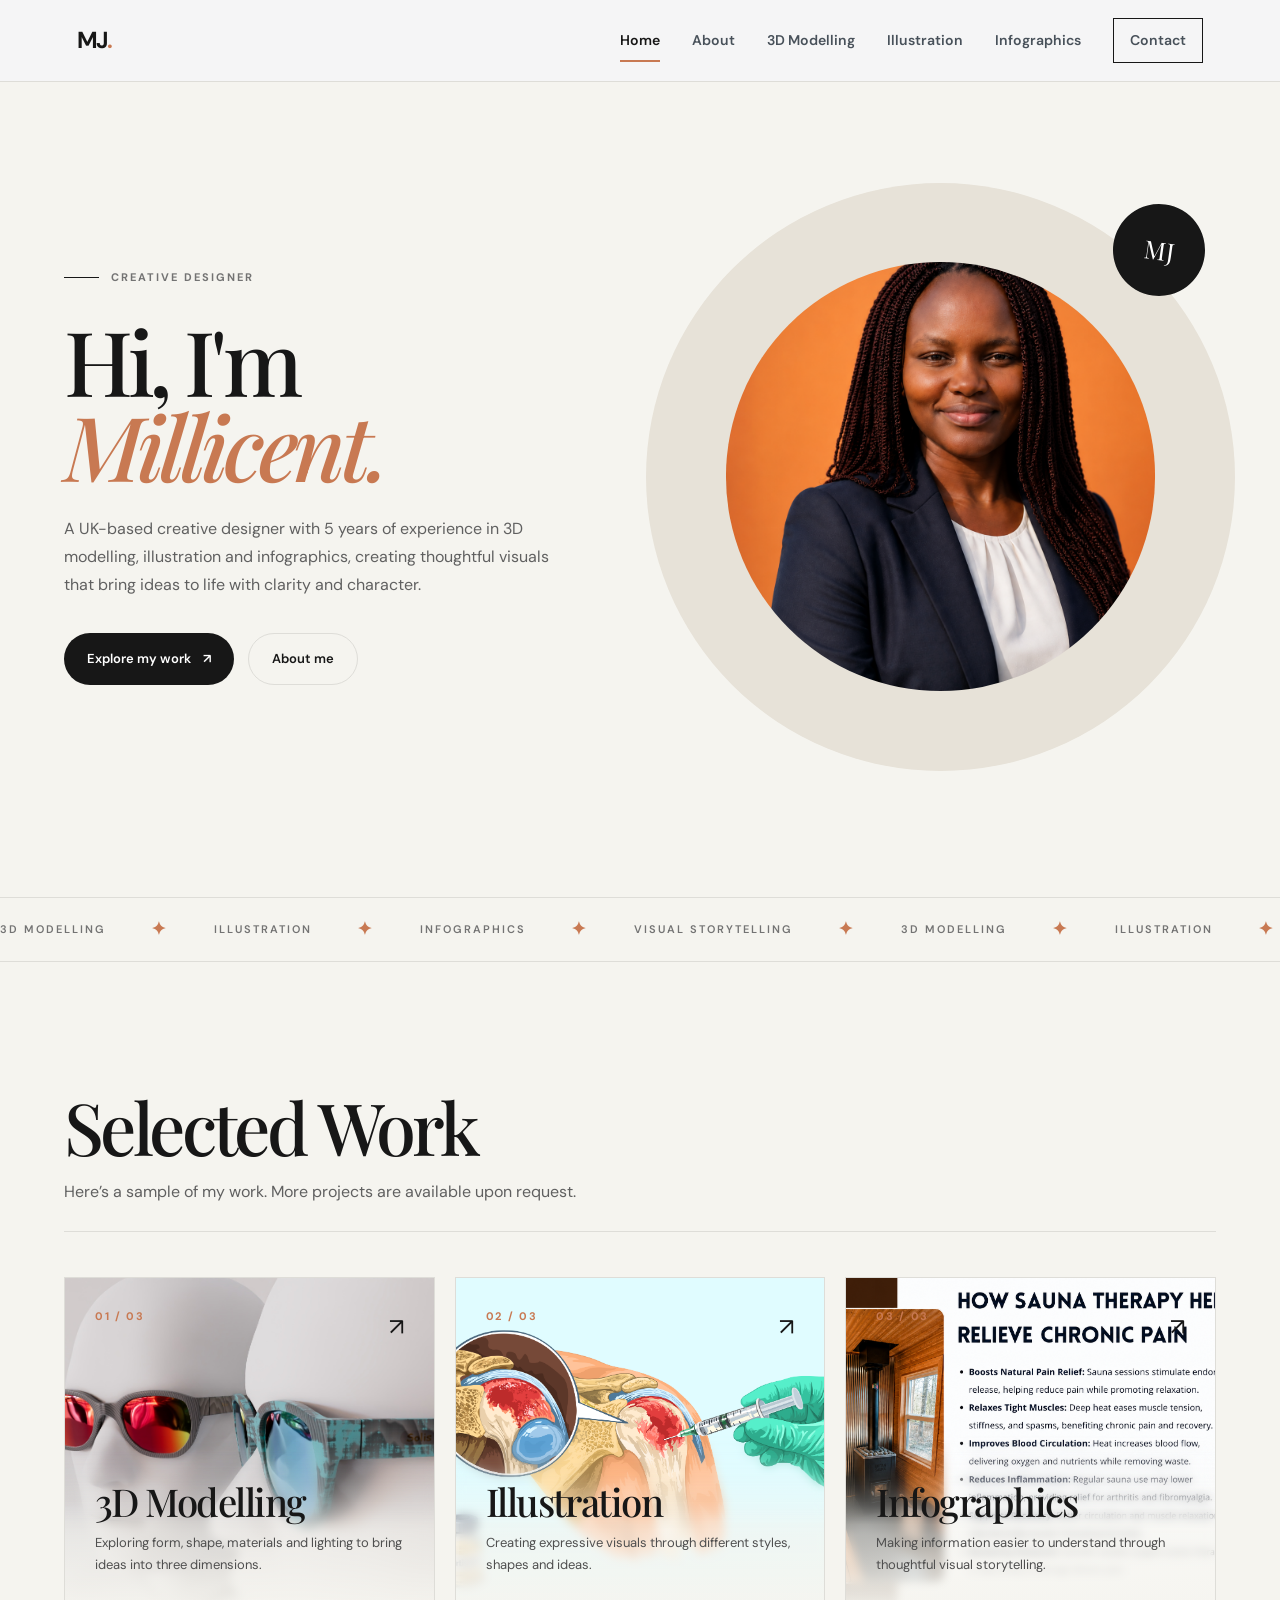
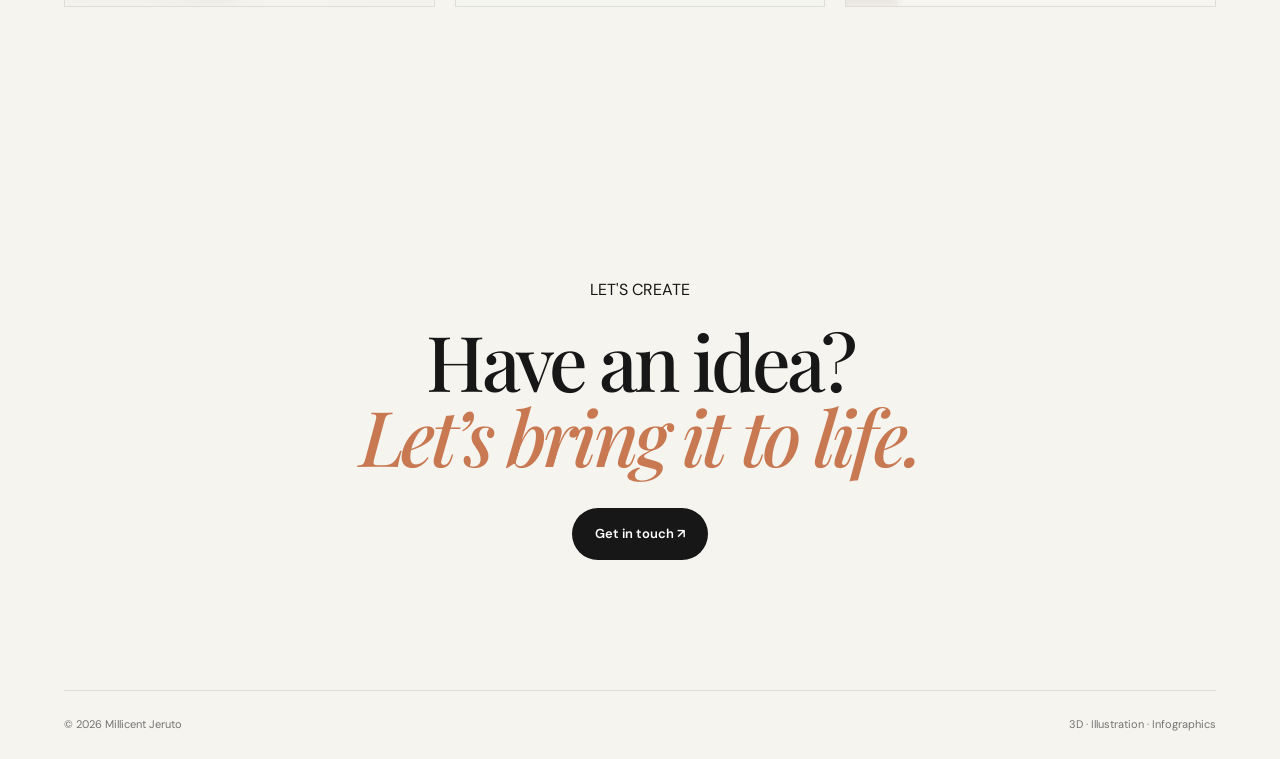
<file: index.html>
<!DOCTYPE html>
<html lang="en">

<head>
  <meta charset="UTF-8">
  <meta name="viewport" content="width=device-width, initial-scale=1.0">

  <meta
    name="description"
    content="Millicent Jeruto — UK-based creative designer with 5 years of experience in 3D modelling, illustration and infographics."
  >

  <title>Millicent Jeruto | Creative Designer</title>

  <link rel="preconnect" href="https://fonts.googleapis.com">
  <link rel="preconnect" href="https://fonts.gstatic.com" crossorigin>

  <link
    href="https://fonts.googleapis.com/css2?family=DM+Sans:wght@400;500;600;700&family=Playfair+Display:ital,wght@0,500;0,600;1,500&display=swap"
    rel="stylesheet"
  >

  <link rel="stylesheet" href="style.css">

  <style>

    :root {
      --ink: #171717;
      --muted: #737373;
      --line: #deddd8;
      --paper: #f5f4ef;
      --white: #ffffff;
      --accent: #c87952;
    }

    * {
      box-sizing: border-box;
    }

    html {
      scroll-behavior: smooth;
    }

    body {
      margin: 0;
      background: var(--paper);
      color: var(--ink);
      font-family: "DM Sans", sans-serif;
    }

    a {
      color: inherit;
    }


    /* ================= HERO ================= */

    .home-hero {
      min-height: calc(100vh - 85px);
      width: min(1400px, 90vw);
      margin: 0 auto;
      padding: 45px 0 70px;

      display: grid;
      grid-template-columns: 1fr 1fr;
      gap: 50px;
      align-items: center;
    }

    .hero-content {
      width: 100%;
      max-width: 620px;
      margin: 0 auto;
    }

    .hero-label {
      display: flex;
      align-items: center;
      gap: 12px;
      margin-bottom: 30px;

      font-size: 11px;
      font-weight: 700;
      letter-spacing: .18em;
      color: var(--muted);
    }

    .hero-label::before {
      content: "";
      width: 35px;
      height: 1px;
      background: var(--ink);
    }

    .home-hero h1 {
      font-family: "Playfair Display", serif;
      font-size: clamp(58px, 7vw, 100px);
      line-height: .95;
      letter-spacing: -.06em;
      font-weight: 500;
      margin: 0;
    }

    .home-hero h1 em {
      font-style: italic;
      color: var(--accent);
    }

    .hero-description {
      max-width: 500px;
      margin: 28px 0 34px;

      font-size: 16px;
      line-height: 1.75;
      color: #606060;
    }

    .hero-actions {
      display: flex;
      align-items: center;
      gap: 14px;
      flex-wrap: wrap;
    }

    .home-button {
      display: inline-flex;
      align-items: center;
      justify-content: center;
      gap: 12px;

      min-height: 52px;
      padding: 0 23px;

      border-radius: 100px;
      text-decoration: none;

      font-size: 13px;
      font-weight: 600;

      transition:
        transform .25s ease,
        background .25s ease,
        color .25s ease;
    }

    .home-button:hover {
      transform: translateY(-3px);
    }

    .home-button.dark {
      background: var(--ink);
      color: white;
    }

    .home-button.dark:hover {
      background: var(--accent);
    }

    .home-button.light {
      border: 1px solid var(--line);
      background: transparent;
    }

    .home-button.light:hover {
      background: white;
    }


    /* ================= HERO IMAGE ================= */

    .hero-art {
      position: relative;

      min-height: 650px;
      width: 100%;

      display: flex;
      align-items: center;
      justify-content: center;
    }

    .hero-circle {
      position: absolute;

      width: min(46vw, 650px);
      height: min(46vw, 650px);

      border-radius: 50%;
      background: #e7e2d8;
    }

    .portrait {
      position: relative;
      z-index: 2;

      width: min(39vw, 520px);
      height: min(39vw, 520px);

      overflow: hidden;

      background: transparent;

      border-radius: 50%;
      border: none;
      box-shadow: none;
    }

    .portrait img {
      width: 100%;
      height: 100%;
      display: block;

      border-radius: 50%;

      object-fit: cover;
      object-position: center;

      transform: scale(.86);
    }

    .portrait-placeholder {
      width: 100%;
      height: 100%;

      display: none;
      flex-direction: column;

      justify-content: center;
      align-items: center;

      text-align: center;

      border-radius: 50%;
    }

    .portrait-placeholder strong {
      font-family: "Playfair Display", serif;
      font-size: 90px;
      font-weight: 500;
    }

    .portrait-placeholder span {
      font-size: 10px;
      letter-spacing: .15em;
      text-transform: uppercase;
    }


    /* ================= FLOATING MJ ================= */

    .floating-number {
      position: absolute;
      z-index: 4;

      top: 8%;
      right: 2%;

      width: 92px;
      height: 92px;

      border-radius: 50%;

      background: var(--ink);
      color: white;

      display: flex;
      justify-content: center;
      align-items: center;

      font-family: "Playfair Display", serif;
      font-size: 25px;

      transform: rotate(8deg);
    }


    /* ================= MARQUEE ================= */

    .marquee {
      width: 100%;
      overflow: hidden;

      border-top: 1px solid var(--line);
      border-bottom: 1px solid var(--line);

      padding: 17px 0;
    }

    .marquee-track {
      display: flex;
      width: max-content;

      animation: marquee 24s linear infinite;

      will-change: transform;
    }

    .marquee-group {
      display: flex;
      align-items: center;
      flex-shrink: 0;
    }

    .marquee span {
      margin-right: 45px;
      white-space: nowrap;

      font-size: 11px;
      letter-spacing: .18em;
      font-weight: 600;

      color: var(--muted);
    }

    .marquee .dot {
      color: var(--accent);
      font-size: 18px;
    }

    @keyframes marquee {

      from {
        transform: translateX(0);
      }

      to {
        transform: translateX(-25%);
      }

    }


    /* ================= SELECTED WORK ================= */

    .selected-work {
      padding: 130px 5vw 140px;
    }

    .selected-work-inner {
      width: min(1250px, 100%);
      margin: auto;
    }

    .selected-work-heading {
      margin-bottom: 45px;
      border-bottom: 1px solid var(--line);
      padding-bottom: 25px;
    }

    .selected-work-heading h2 {
      margin: 0;

      font-family: "Playfair Display", serif;

      font-size: clamp(48px, 6vw, 72px);
      line-height: .95;
      font-weight: 500;
      letter-spacing: -.05em;
    }

    .selected-work-intro {
      margin: 18px 0 0;
      max-width: 520px;

      font-size: 16px;
      line-height: 1.75;

      color: #606060;
    }

    .selected-work-grid {
      display: grid;
      grid-template-columns: repeat(3, 1fr);
      gap: 20px;
    }


    /* ================= WORK CARDS ================= */

    .work-card {
      position: relative;

      min-height: 330px;
      padding: 30px;

      display: flex;
      flex-direction: column;
      justify-content: space-between;

      border: 1px solid var(--line);

      text-decoration: none;

      overflow: hidden;

      background-size: cover;
      background-position: center;
      background-repeat: no-repeat;

      transition:
        transform .35s ease,
        color .35s ease;
    }

    .work-card-3d {
      background-image: url("3d3.jpg");
    }

    .work-card-illustration {
      background-image: url("2.png");
    }

    .work-card-infographics {
      background-image: url("info 4.png");
    }


    /* ================= BOTTOM GRADIENT BLUR ================= */

    .work-card::after {
      content: "";

      position: absolute;

      left: 0;
      right: 0;
      bottom: 0;

      height: 52%;

      z-index: 1;

      background: linear-gradient(
        to bottom,
        rgba(245, 244, 239, 0) 0%,
        rgba(245, 244, 239, .25) 24%,
        rgba(245, 244, 239, .68) 58%,
        rgba(245, 244, 239, .96) 100%
      );

      backdrop-filter: blur(5px);
      -webkit-backdrop-filter: blur(5px);

      -webkit-mask-image: linear-gradient(
        to bottom,
        transparent 0%,
        rgba(0,0,0,.35) 22%,
        black 52%,
        black 100%
      );

      mask-image: linear-gradient(
        to bottom,
        transparent 0%,
        rgba(0,0,0,.35) 22%,
        black 52%,
        black 100%
      );

      pointer-events: none;

      transition:
        background .35s ease,
        backdrop-filter .35s ease;
    }


    /* ================= CARD TOP ================= */

    .work-card-top {
      position: relative;
      z-index: 3;

      display: flex;
      justify-content: space-between;
      align-items: flex-start;
    }

    .work-number {
      color: var(--accent);

      font-size: 11px;
      font-weight: 700;
      letter-spacing: .15em;
    }

    .work-arrow {
      color: var(--ink);

      font-size: 24px;

      transition:
        transform .3s ease,
        color .3s ease;
    }


    /* ================= CARD TEXT ================= */

    .work-card-bottom {
      position: relative;
      z-index: 3;
    }

    .work-card h3 {
      margin: 0 0 12px;

      font-family: "Playfair Display", serif;

      font-size: clamp(30px, 3vw, 42px);

      line-height: 1;

      font-weight: 500;

      letter-spacing: -.04em;

      color: var(--ink);
    }

    .work-card p {
      max-width: 330px;

      margin: 0;

      color: #4f4f4f;

      font-size: 13px;

      line-height: 1.7;

      transition: color .35s ease;
    }


    /* ================= HOVER ================= */

    .work-card:hover {
      transform: translateY(-8px);
    }

    .work-card:hover .work-arrow {
      transform: translate(5px, -5px);
    }

    .work-card:hover::after {
      background: linear-gradient(
        to bottom,
        rgba(245, 244, 239, 0) 0%,
        rgba(245, 244, 239, .32) 24%,
        rgba(245, 244, 239, .76) 58%,
        rgba(245, 244, 239, .98) 100%
      );

      backdrop-filter: blur(7px);
      -webkit-backdrop-filter: blur(7px);
    }


    /* ================= CTA ================= */

    .home-cta {
      padding: 130px 5vw;
      text-align: center;
    }

    .home-cta h2 {
      margin: 20px auto 35px;

      font-family: "Playfair Display", serif;

      font-size: clamp(48px, 6vw, 82px);

      line-height: .98;

      font-weight: 500;

      letter-spacing: -.05em;
    }

    .home-cta h2 em {
      color: var(--accent);
    }


    /* ================= FOOTER ================= */

    footer {
      width: 90vw;
      max-width: 1400px;

      margin: auto;
      padding: 25px 0;

      border-top: 1px solid var(--line);

      display: flex;
      justify-content: space-between;
      gap: 20px;

      color: var(--muted);

      font-size: 11px;
    }


    /* ================= TABLET ================= */

    @media (max-width: 900px) {

      .home-hero {
        width: 88vw;

        grid-template-columns: 1fr;

        padding: 60px 0;

        text-align: center;
      }

      .hero-content {
        max-width: 650px;
        margin: auto;
      }

      .hero-label {
        justify-content: center;
      }

      .hero-description {
        margin-left: auto;
        margin-right: auto;
      }

      .hero-actions {
        justify-content: center;
      }

      .hero-art {
        min-height: 570px;
      }

      .hero-circle {
        width: 500px;
        height: 500px;
      }

      .portrait {
        width: 430px;
        height: 430px;
      }

      .selected-work {
        padding: 110px 6vw;
      }

      .selected-work-grid {
        grid-template-columns: 1fr;
      }

      .work-card {
        min-height: 280px;
      }

      .selected-work-heading {
        text-align: center;
      }

      .selected-work-intro {
        margin-left: auto;
        margin-right: auto;
      }

    }


    /* ================= MOBILE ================= */

    @media (max-width: 600px) {

      .home-hero {
        width: 88vw;
        padding: 40px 0 60px;
      }

      .home-hero h1 {
        font-size: 58px;
      }

      .hero-description {
        font-size: 15px;
      }

      .hero-art {
        min-height: 450px;
      }

      .hero-circle {
        width: 350px;
        height: 350px;
      }

      .portrait {
        width: 320px;
        height: 320px;
      }

      .portrait img {
        transform: scale(.82);
      }

      .floating-number {
        width: 68px;
        height: 68px;

        font-size: 20px;

        right: 0;
      }

      .marquee span {
        margin-right: 32px;
      }

      .selected-work {
        padding: 90px 6vw;
      }

      .selected-work-heading {
        margin-bottom: 30px;
      }

      .selected-work-heading h2 {
        font-size: 48px;
      }

      .selected-work-intro {
        font-size: 15px;
      }

      .selected-work-grid {
        gap: 15px;
      }

      .work-card {
        min-height: 250px;
        padding: 25px;
      }

      .work-card::after {
        height: 58%;
      }

      .work-card h3 {
        font-size: 32px;
      }

      .work-card p {
        font-size: 13px;
      }

      .home-cta {
        padding: 90px 6vw;
      }

      footer {
        width: 88vw;

        flex-direction: column;

        text-align: center;
      }

    }

  </style>
</head>


<body>


  <!-- ================= NAVIGATION ================= -->

  <header class="nav">

    <a class="brand" href="index.html">
      MJ<span>.</span>
    </a>

    <button class="menu-toggle" aria-label="Open menu">
      ☰
    </button>

    <nav>

      <a class="active" href="index.html">
        Home
      </a>

      <a href="about.html">
        About
      </a>

      <a href="3d-modelling.html">
        3D Modelling
      </a>

      <a href="illustration.html">
        Illustration
      </a>

      <a href="infographics.html">
        Infographics
      </a>

      <a class="nav-contact" href="contact.html">
        Contact
      </a>

    </nav>

  </header>


  <main>


    <!-- ================= HERO ================= -->

    <section class="home-hero">

      <div class="hero-content">

        <div class="hero-label">
          CREATIVE DESIGNER
        </div>

        <h1>
          Hi, I'm<br>
          <em>Millicent.</em>
        </h1>

        <p class="hero-description">
          A UK-based creative designer with 5 years of experience in 3D modelling,
          illustration and infographics, creating thoughtful visuals that bring
          ideas to life with clarity and character.
        </p>

        <div class="hero-actions">

          <a
            class="home-button dark"
            href="3d-modelling.html"
          >
            Explore my work
            <span>↗</span>
          </a>

          <a
            class="home-button light"
            href="about.html"
          >
            About me
          </a>

        </div>

      </div>


      <!-- ================= PROFILE IMAGE ================= -->

      <div class="hero-art">

        <div class="hero-circle"></div>

        <div class="portrait">

          <img
            src="ChatGPT%20Image%20Aug%2024%2C%202026%2C%2003_54_03%20PM.png"
            alt="Portrait of Millicent Jeruto"
            onerror="
              this.style.display='none';
              this.nextElementSibling.style.display='flex';
            "
          >

          <div class="portrait-placeholder">

            <strong>
              MJ
            </strong>

            <span>
              Creative Designer
            </span>

          </div>

        </div>

        <div class="floating-number">
          MJ
        </div>

      </div>

    </section>


    <!-- ================= CONTINUOUS MARQUEE ================= -->

    <div class="marquee">

      <div class="marquee-track">

        <div class="marquee-group">
          <span>3D MODELLING</span>
          <span class="dot">✦</span>
          <span>ILLUSTRATION</span>
          <span class="dot">✦</span>
          <span>INFOGRAPHICS</span>
          <span class="dot">✦</span>
          <span>VISUAL STORYTELLING</span>
          <span class="dot">✦</span>
        </div>

        <div class="marquee-group" aria-hidden="true">
          <span>3D MODELLING</span>
          <span class="dot">✦</span>
          <span>ILLUSTRATION</span>
          <span class="dot">✦</span>
          <span>INFOGRAPHICS</span>
          <span class="dot">✦</span>
          <span>VISUAL STORYTELLING</span>
          <span class="dot">✦</span>
        </div>

        <div class="marquee-group" aria-hidden="true">
          <span>3D MODELLING</span>
          <span class="dot">✦</span>
          <span>ILLUSTRATION</span>
          <span class="dot">✦</span>
          <span>INFOGRAPHICS</span>
          <span class="dot">✦</span>
          <span>VISUAL STORYTELLING</span>
          <span class="dot">✦</span>
        </div>

        <div class="marquee-group" aria-hidden="true">
          <span>3D MODELLING</span>
          <span class="dot">✦</span>
          <span>ILLUSTRATION</span>
          <span class="dot">✦</span>
          <span>INFOGRAPHICS</span>
          <span class="dot">✦</span>
          <span>VISUAL STORYTELLING</span>
          <span class="dot">✦</span>
        </div>

      </div>

    </div>


    <!-- ================= SELECTED WORK ================= -->

    <section class="selected-work">

      <div class="selected-work-inner">

        <div class="selected-work-heading">

          <h2>
            Selected Work
          </h2>

          <p class="selected-work-intro">
            Here’s a sample of my work. More projects are available upon request.
          </p>

        </div>


        <div class="selected-work-grid">


          <!-- 3D MODELLING -->

          <a
            class="work-card work-card-3d"
            href="3d-modelling.html"
          >

            <div class="work-card-top">

              <span class="work-number">
                01 / 03
              </span>

              <span class="work-arrow">
                ↗
              </span>

            </div>

            <div class="work-card-bottom">

              <h3>
                3D Modelling
              </h3>

              <p>
                Exploring form, shape, materials and lighting
                to bring ideas into three dimensions.
              </p>

            </div>

          </a>


          <!-- ILLUSTRATION -->

          <a
            class="work-card work-card-illustration"
            href="illustration.html"
          >

            <div class="work-card-top">

              <span class="work-number">
                02 / 03
              </span>

              <span class="work-arrow">
                ↗
              </span>

            </div>

            <div class="work-card-bottom">

              <h3>
                Illustration
              </h3>

              <p>
                Creating expressive visuals through different
                styles, shapes and ideas.
              </p>

            </div>

          </a>


          <!-- INFOGRAPHICS -->

          <a
            class="work-card work-card-infographics"
            href="infographics.html"
          >

            <div class="work-card-top">

              <span class="work-number">
                03 / 03
              </span>

              <span class="work-arrow">
                ↗
              </span>

            </div>

            <div class="work-card-bottom">

              <h3>
                Infographics
              </h3>

              <p>
                Making information easier to understand through
                thoughtful visual storytelling.
              </p>

            </div>

          </a>

        </div>

      </div>

    </section>


    <!-- ================= CTA ================= -->

    <section class="home-cta">

      <div class="section-label">
        LET'S CREATE
      </div>

      <h2>
        Have an idea?<br>
        <em>Let’s bring it to life.</em>
      </h2>

      <a
        class="home-button dark"
        href="contact.html"
      >
        Get in touch ↗
      </a>

    </section>


  </main>


  <!-- ================= FOOTER ================= -->

  <footer>

    <span>
      © 2026 Millicent Jeruto
    </span>

    <span>
      3D · Illustration · Infographics
    </span>

  </footer>


  <script src="script.js"></script>

</body>

</html>
</file>
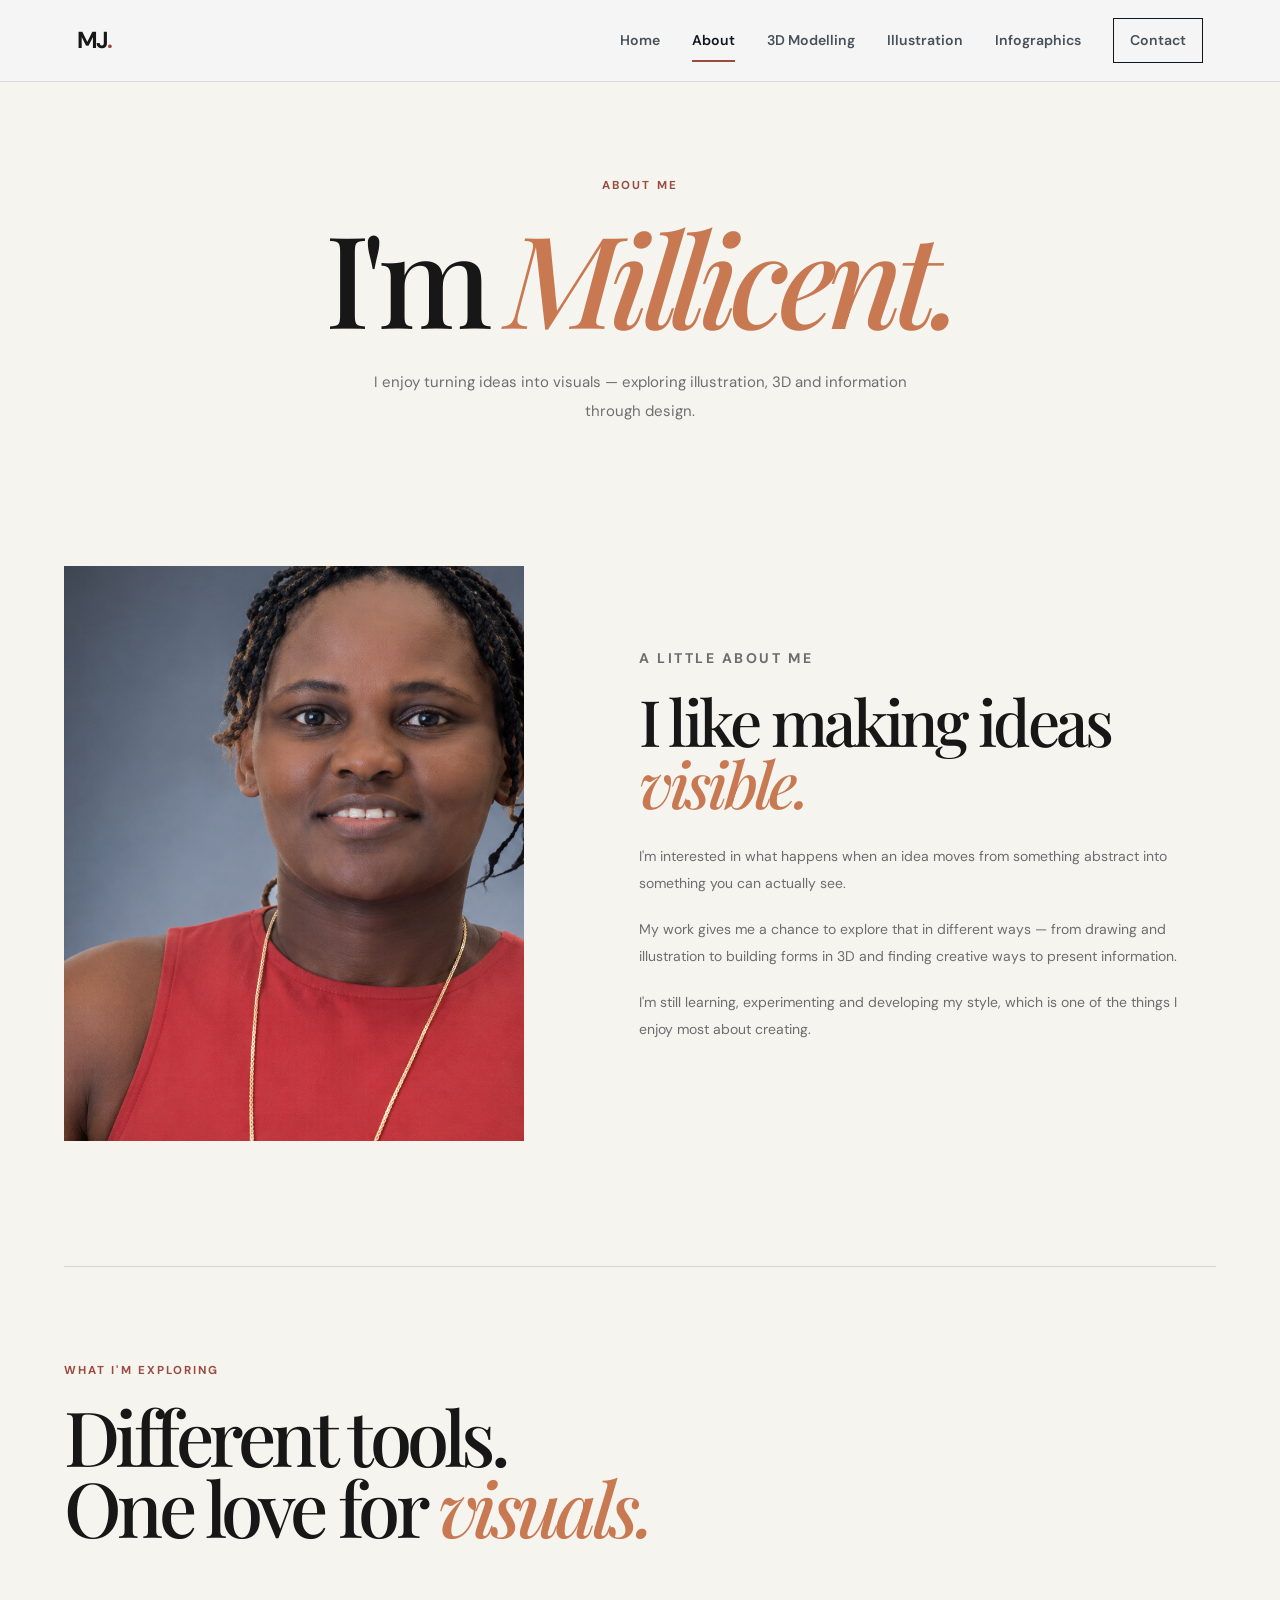
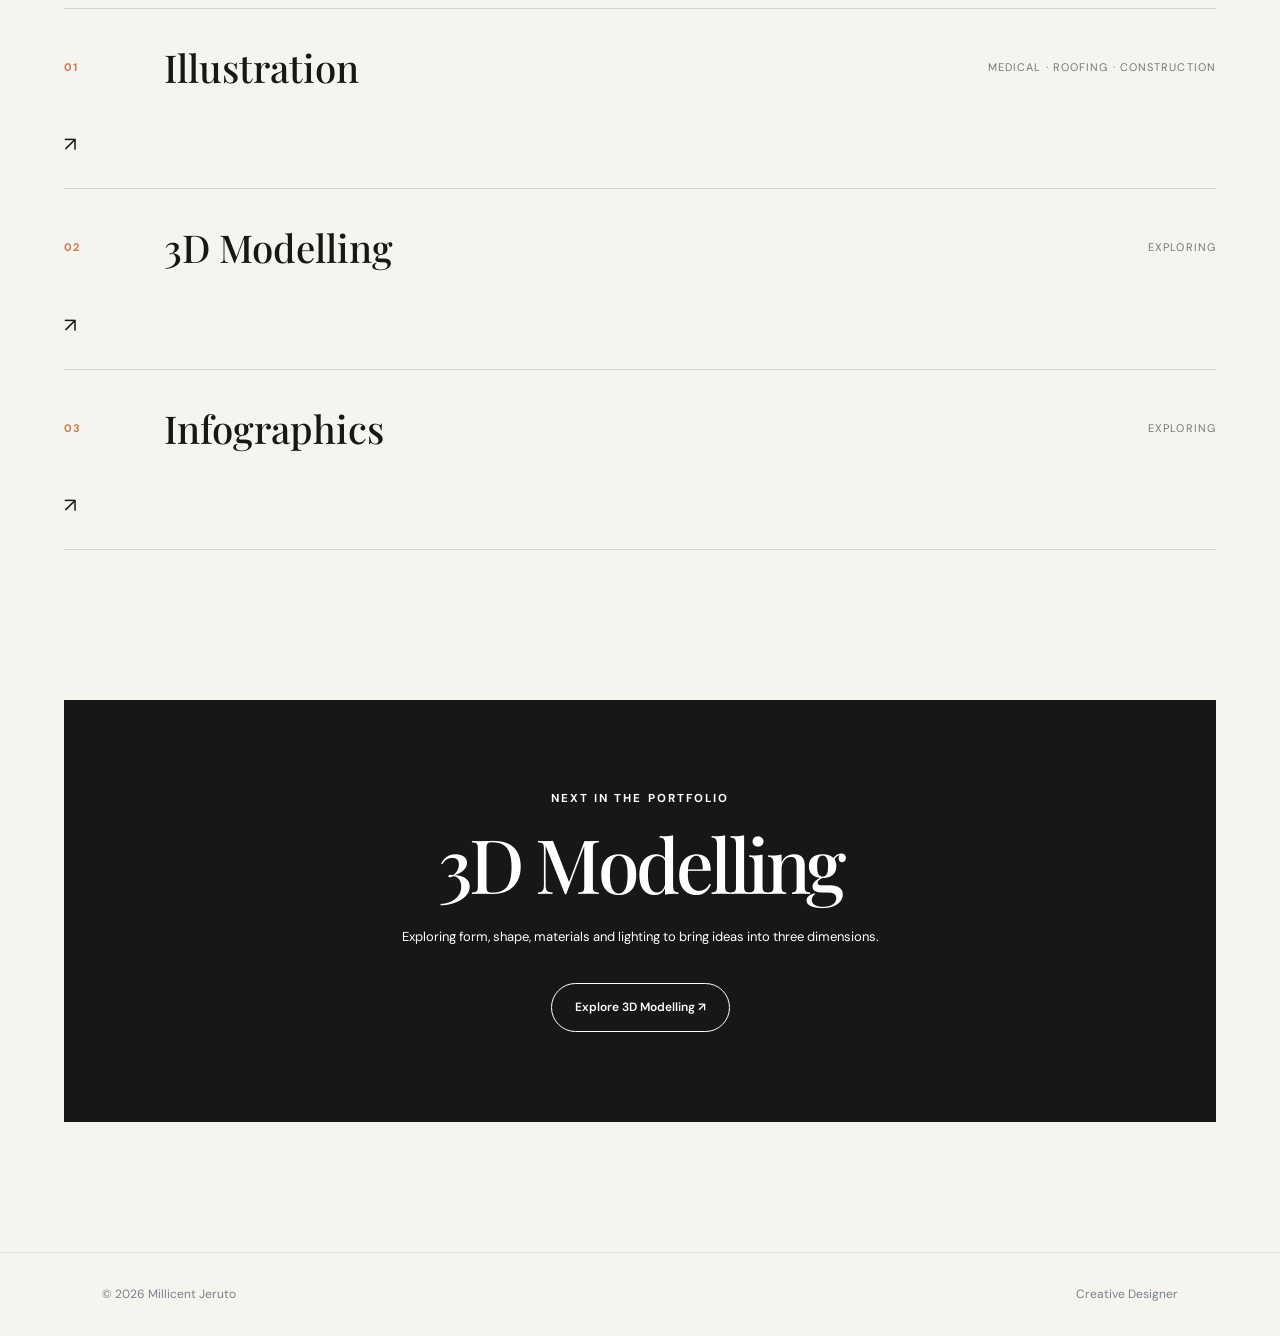
<file: about.html>
<!DOCTYPE html>
<html lang="en">

<head>
<meta charset="UTF-8">
<meta name="viewport" content="width=device-width, initial-scale=1.0">

<meta name="description" content="About Millicent Jeruto — creative designer working across illustration, 3D modelling and infographics.">

<title>About | Millicent Jeruto</title>

<link rel="preconnect" href="https://fonts.googleapis.com">
<link rel="preconnect" href="https://fonts.gstatic.com" crossorigin>

<link href="https://fonts.googleapis.com/css2?family=DM+Sans:wght@400;500;600;700&family=Playfair+Display:ital,wght@0,500;0,600;1,500&display=swap" rel="stylesheet">

<link rel="stylesheet" href="style.css">

<style>

.about-page {
  background: #f5f4ef;
  color: #171717;
}

.about-hero {
  width: min(1180px, 90vw);
  margin: 0 auto;
  padding: 95px 0 90px;
  text-align: center;
}

.about-hero .eyebrow {
  margin-bottom: 25px;
}

.about-hero h1 {
  margin: 0;
  font-family: "Playfair Display", serif;
  font-size: clamp(70px, 10vw, 135px);
  line-height: .88;
  font-weight: 500;
  letter-spacing: -.065em;
}

.about-hero h1 em {
  color: #c87952;
  font-style: italic;
}

.about-hero .intro {
  max-width: 570px;
  margin: 35px auto 0;
  color: #6f6f6f;
  font-size: 15px;
  line-height: 1.9;
}

.about-introduction {
  width: min(1180px, 90vw);
  margin: 0 auto;
  display: grid;
  grid-template-columns: minmax(300px, 460px) minmax(300px, 1fr);
  gap: clamp(55px, 9vw, 130px);
  align-items: center;
  padding-bottom: 125px;
}

.about-photo {
  width: 100%;
  aspect-ratio: 4 / 5;
  overflow: hidden;
  background: #deddd7;
}

.about-photo img {
  width: 100%;
  height: 100%;
  display: block;
  object-fit: cover;
  object-position: center;
}

.about-introduction-text {
  max-width: 560px;
}

.about-introduction-text .eyebrow {
  margin-bottom: 18px;
}

.about-introduction-text h2 {
  margin: 0 0 28px;
  font-family: "Playfair Display", serif;
  font-size: clamp(38px, 5vw, 64px);
  line-height: .98;
  font-weight: 500;
  letter-spacing: -.055em;
}

.about-introduction-text h2 em {
  color: #c87952;
  font-style: italic;
}

.about-introduction-text p {
  margin: 0 0 20px;
  color: #6d6d6d;
  font-size: 14px;
  line-height: 1.9;
}

.about-interests {
  width: min(1180px, 90vw);
  margin: 0 auto;
  padding: 95px 0 120px;
  border-top: 1px solid #d5d4ce;
}

.about-interests-heading {
  max-width: 700px;
  margin-bottom: 65px;
}

.about-interests-heading h2 {
  margin: 15px 0 0;
  font-family: "Playfair Display", serif;
  font-size: clamp(45px, 6vw, 76px);
  line-height: .94;
  font-weight: 500;
  letter-spacing: -.06em;
}

.about-interests-heading h2 em {
  color: #c87952;
  font-style: italic;
}

.interest-list {
  border-top: 1px solid #d5d4ce;
}

.interest {
  display: grid;
  grid-template-columns: 70px 1fr auto;
  align-items: center;
  gap: 30px;
  padding: 28px 0;
  border-bottom: 1px solid #d5d4ce;
  text-decoration: none;
  color: inherit;
  transition: padding .25s ease;
}

.interest:hover {
  padding-left: 12px;
  padding-right: 12px;
}

.interest-number {
  color: #c87952;
  font-size: 11px;
  font-weight: 700;
  letter-spacing: .12em;
}

.interest-name {
  font-family: "Playfair Display", serif;
  font-size: clamp(27px, 3vw, 40px);
  font-weight: 500;
}

.interest-detail {
  color: #777;
  font-size: 11px;
  text-transform: uppercase;
  letter-spacing: .1em;
}

.interest-arrow {
  font-size: 20px;
}


/* NEXT IN THE PORTFOLIO */

.next-portfolio {
  width: min(1200px, 90vw);
  margin: 30px auto 130px;
}

.next-portfolio-inner {
  padding: 90px 30px;
  background: #171717;
  color: white;
  text-align: center;
}

.next-portfolio .eyebrow {
  color: white;
}

.next-portfolio h2 {
  max-width: 700px;
  margin: 20px auto 25px;
  font-family: "Playfair Display", serif;
  font-size: clamp(48px, 6vw, 75px);
  line-height: .95;
  font-weight: 500;
  letter-spacing: -.05em;
  color: white;
}

.next-portfolio p:not(.eyebrow) {
  max-width: 600px;
  margin: auto;
  color: white;
  font-size: 13px;
  line-height: 1.8;
}

.next-portfolio a {
  display: inline-flex;
  align-items: center;
  gap: 10px;
  margin-top: 35px;
  padding: 14px 23px;
  border: 1px solid white;
  border-radius: 100px;
  color: white;
  text-decoration: none;
  font-size: 12px;
  font-weight: 600;
  transition: background .25s ease, color .25s ease;
}

.next-portfolio a:hover {
  background: white;
  color: #171717;
}


/* MOBILE */

@media (max-width: 760px) {

  .about-hero {
    padding: 70px 0 70px;
  }

  .about-hero h1 {
    font-size: 65px;
  }

  .about-introduction {
    grid-template-columns: 1fr;
    gap: 50px;
    padding-bottom: 90px;
  }

  .about-photo {
    max-width: 500px;
    margin: 0 auto;
  }

  .about-interests {
    padding: 75px 0 90px;
  }

  .interest {
    grid-template-columns: 45px 1fr auto;
    gap: 15px;
  }

  .interest-detail {
    display: none;
  }

  .next-portfolio {
    margin-bottom: 80px;
  }

  .next-portfolio-inner {
    padding: 65px 20px;
  }

}

</style>

</head>


<body class="about-page">


<header class="nav">

  <a class="brand" href="index.html">
    MJ<span>.</span>
  </a>

  <button class="menu-toggle" aria-label="Open menu">
    ☰
  </button>

  <nav>

    <a href="index.html">Home</a>

    <a class="active" href="about.html">About</a>

    <a href="3d-modelling.html">3D Modelling</a>

    <a href="illustration.html">Illustration</a>

    <a href="infographics.html">Infographics</a>

    <a class="nav-contact" href="contact.html">Contact</a>

  </nav>

</header>


<main>


<section class="about-hero">

  <p class="eyebrow">
    ABOUT ME
  </p>

  <h1>
    I'm <em>Millicent.</em>
  </h1>

  <p class="intro">
    I enjoy turning ideas into visuals — exploring
    illustration, 3D and information through design.
  </p>

</section>


<section class="about-introduction">

  <div class="about-photo">

    <img
      src="pfp.png"
      alt="Portrait of Millicent Jeruto">

  </div>


  <div class="about-introduction-text">

    <p class="eyebrow">
      A LITTLE ABOUT ME
    </p>

    <h2>
      I like making ideas
      <em>visible.</em>
    </h2>

    <p>
      I'm interested in what happens when an idea
      moves from something abstract into something
      you can actually see.
    </p>

    <p>
      My work gives me a chance to explore that in
      different ways — from drawing and illustration
      to building forms in 3D and finding creative
      ways to present information.
    </p>

    <p>
      I'm still learning, experimenting and developing
      my style, which is one of the things I enjoy most
      about creating.
    </p>

  </div>

</section>


<section class="about-interests">

  <div class="about-interests-heading">

    <p class="eyebrow">
      WHAT I'M EXPLORING
    </p>

    <h2>
      Different tools.<br>
      One love for <em>visuals.</em>
    </h2>

  </div>


  <div class="interest-list">

    <a class="interest" href="illustration.html">

      <span class="interest-number">
        01
      </span>

      <span class="interest-name">
        Illustration
      </span>

      <span class="interest-detail">
        Medical · Roofing · Construction
      </span>

      <span class="interest-arrow">
        ↗
      </span>

    </a>


    <a class="interest" href="3d-modelling.html">

      <span class="interest-number">
        02
      </span>

      <span class="interest-name">
        3D Modelling
      </span>

      <span class="interest-detail">
        Exploring
      </span>

      <span class="interest-arrow">
        ↗
      </span>

    </a>


    <a class="interest" href="infographics.html">

      <span class="interest-number">
        03
      </span>

      <span class="interest-name">
        Infographics
      </span>

      <span class="interest-detail">
        Exploring
      </span>

      <span class="interest-arrow">
        ↗
      </span>

    </a>

  </div>

</section>


<section class="next-portfolio">

  <div class="next-portfolio-inner">

    <p class="eyebrow">
      NEXT IN THE PORTFOLIO
    </p>

    <h2>
      3D Modelling
    </h2>

    <p>
      Exploring form, shape, materials and lighting
      to bring ideas into three dimensions.
    </p>

    <a href="3d-modelling.html">
      Explore 3D Modelling ↗
    </a>

  </div>

</section>


</main>


<footer>

  <span>
    © 2026 Millicent Jeruto
  </span>

  <span>
    Creative Designer
  </span>

</footer>


<script src="script.js"></script>

</body>
</html>
</file>
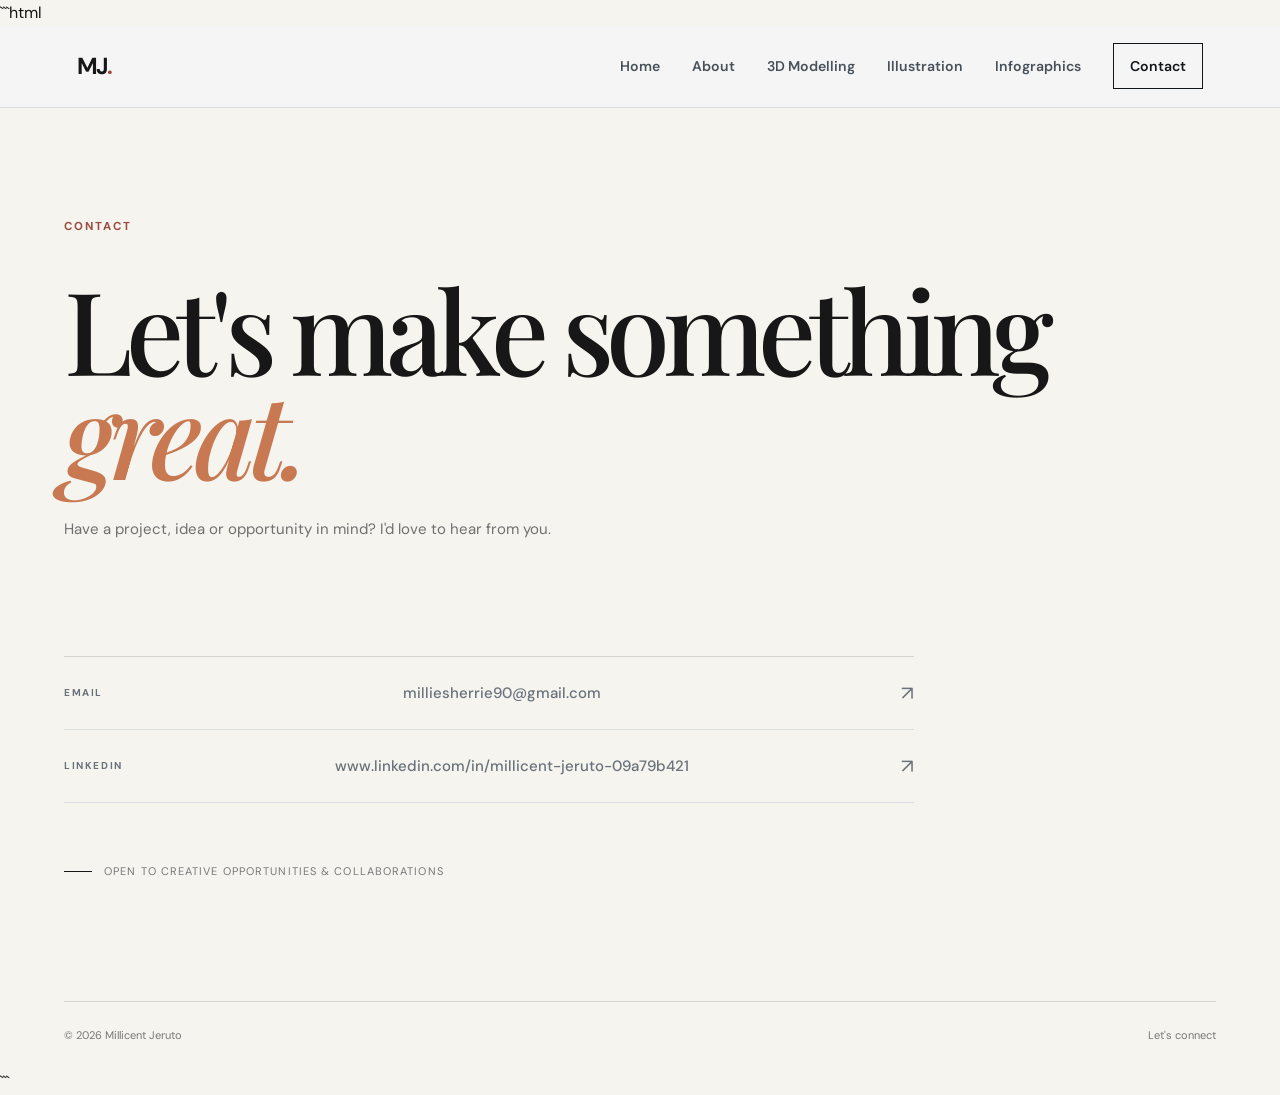
<file: contact.html>
```html
<!DOCTYPE html>
<html lang="en">

<head>

<meta charset="UTF-8">

<meta
  name="viewport"
  content="width=device-width, initial-scale=1.0"
>

<meta
  name="description"
  content="Contact Millicent Jeruto — creative designer working across 3D modelling, illustration and infographics."
>

<title>Contact | Millicent Jeruto</title>

<link rel="preconnect" href="https://fonts.googleapis.com">
<link rel="preconnect" href="https://fonts.gstatic.com" crossorigin>

<link
  href="https://fonts.googleapis.com/css2?family=DM+Sans:wght@400;500;600;700&family=Playfair+Display:ital,wght@0,500;0,600;1,500&display=swap"
  rel="stylesheet"
>

<link rel="stylesheet" href="style.css">


<style>

.contact-page {
  background: #f5f4ef;
  color: #171717;
}

.contact-hero {
  width: min(1180px, 90vw);
  min-height: calc(100vh - 170px);
  margin: 0 auto;
  padding: 110px 0 120px;

  display: flex;
  flex-direction: column;
  justify-content: center;
}

.contact-hero h1 {
  max-width: 1000px;
  margin: 22px 0 30px;

  font-family: "Playfair Display", serif;
  font-size: clamp(60px, 9vw, 120px);
  line-height: .9;
  font-weight: 500;
  letter-spacing: -.065em;
}

.contact-hero h1 em {
  color: #c87952;
  font-style: italic;
}

.contact-lead {
  max-width: 560px;
  margin: 0 0 65px;

  color: #6f6f6f;
  font-size: 15px;
  line-height: 1.9;
}

.contact-links {
  max-width: 850px;
  border-top: 1px solid #d5d4ce;
}

.contact-link {
  display: grid;
  grid-template-columns: 150px 1fr auto;

  align-items: center;
  gap: 30px;

  padding: 27px 0;

  border-bottom: 1px solid #d5d4ce;

  text-decoration: none;
  color: inherit;

  transition:
    padding .25s ease,
    background .25s ease;
}

.contact-link:hover {
  padding-left: 15px;
  padding-right: 15px;
  background: rgba(255,255,255,.35);
}

.contact-link-label {
  color: #c87952;

  font-size: 10px;
  font-weight: 700;
  letter-spacing: .16em;
  text-transform: uppercase;
}

.contact-link-value {
  font-size: 15px;
  font-weight: 500;
}

.contact-link-arrow {
  font-size: 20px;
  transition: transform .25s ease;
}

.contact-link:hover .contact-link-arrow {
  transform: translate(5px, -5px);
}

.contact-note {
  margin-top: 60px;

  display: flex;
  align-items: center;
  gap: 12px;

  color: #777;

  font-size: 11px;
  letter-spacing: .1em;
  text-transform: uppercase;
}

.contact-note::before {
  content: "";

  width: 28px;
  height: 1px;

  background: #171717;
}

.contact-page footer {
  width: min(1180px, 90vw);

  margin: auto;
  padding: 25px 0;

  border-top: 1px solid #d5d4ce;

  display: flex;
  justify-content: space-between;

  gap: 20px;

  color: #777;
  font-size: 11px;
}

@media (max-width: 760px) {

  .contact-hero {
    min-height: auto;
    padding: 75px 0 90px;
  }

  .contact-hero h1 {
    font-size: 62px;
  }

  .contact-lead {
    font-size: 14px;
    margin-bottom: 50px;
  }

  .contact-link {
    grid-template-columns: 1fr auto;
    gap: 12px;
  }

  .contact-link-label {
    grid-column: 1 / -1;
  }

  .contact-link-value {
    font-size: 14px;
  }

  .contact-note {
    margin-top: 45px;
  }

  .contact-page footer {
    width: 88vw;
    flex-direction: column;
    text-align: center;
  }

}

</style>

</head>


<body class="contact-page">


<header class="nav">

  <a class="brand" href="index.html">
    MJ<span>.</span>
  </a>

  <button
    class="menu-toggle"
    aria-label="Open menu">
    ☰
  </button>

  <nav>

    <a href="index.html">
      Home
    </a>

    <a href="about.html">
      About
    </a>

    <a href="3d-modelling.html">
      3D Modelling
    </a>

    <a href="illustration.html">
      Illustration
    </a>

    <a href="infographics.html">
      Infographics
    </a>

    <a
      class="nav-contact active"
      href="contact.html">
      Contact
    </a>

  </nav>

</header>


<main>


<section class="contact-hero">

  <p class="eyebrow">
    CONTACT
  </p>

  <h1>
    Let's make something
    <em>great.</em>
  </h1>

  <p class="contact-lead">
    Have a project, idea or opportunity in mind?
    I'd love to hear from you.
  </p>


  <div class="contact-links">


    <a
      class="contact-link"
      href="mailto:milliesherrie90@gmail.com"
    >

      <span class="contact-link-label">
        EMAIL
      </span>

      <span class="contact-link-value">
        milliesherrie90@gmail.com
      </span>

      <span class="contact-link-arrow">
        ↗
      </span>

    </a>


    <a
      class="contact-link"
      href="https://www.linkedin.com/in/millicent-jeruto-09a79b421"
      target="_blank"
      rel="noopener noreferrer"
    >

      <span class="contact-link-label">
        LINKEDIN
      </span>

      <span class="contact-link-value">
        www.linkedin.com/in/millicent-jeruto-09a79b421
      </span>

      <span class="contact-link-arrow">
        ↗
      </span>

    </a>


  </div>


  <div class="contact-note">
    Open to creative opportunities & collaborations
  </div>


</section>


</main>


<footer>

  <span>
    © 2026 Millicent Jeruto
  </span>

  <span>
    Let's connect
  </span>

</footer>


<script src="script.js"></script>

</body>

</html>
```
</file>
<file: style.css>
:root{--bg:#f5f6f7;--ink:#11161b;--muted:#69717a;--line:#d9dde1;--accent:#9b4b3f;--card:#fff;--dark:#17212a}*{box-sizing:border-box}html{scroll-behavior:smooth}body{margin:0;background:var(--bg);color:var(--ink);font-family:"DM Sans",Arial,sans-serif;line-height:1.6}a{color:inherit;text-decoration:none}.nav{height:82px;padding:0 6vw;display:flex;align-items:center;justify-content:space-between;border-bottom:1px solid var(--line);background:rgba(245,246,247,.9);backdrop-filter:blur(14px);position:sticky;top:0;z-index:10}.brand{font-size:1.45rem;font-weight:700;letter-spacing:-.06em}.brand span{color:var(--accent)}nav{display:flex;align-items:center;gap:2rem;font-size:.88rem;font-weight:600}nav a{position:relative;color:#48515a}nav a:hover,nav a.active{color:var(--ink)}nav a.active:after{content:"";position:absolute;left:0;right:0;bottom:-10px;height:2px;background:var(--accent)}.nav-contact{border:1px solid var(--ink);padding:.65rem 1rem}.nav-contact.active:after{display:none}.menu-toggle{display:none;border:0;background:none;font-size:1.5rem}.section{padding:8vw 8vw}.hero{min-height:calc(100vh - 82px);display:grid;grid-template-columns:1.05fr .95fr;align-items:center;gap:7vw}.eyebrow{font-size:.72rem;letter-spacing:.18em;font-weight:700;color:var(--accent);margin:0 0 1.2rem}.hero h1,.page-hero h1,.contact-hero h1{font-size:clamp(4rem,8vw,8rem);line-height:.92;letter-spacing:-.07em;margin:0 0 2rem;font-weight:600}.hero h1 em,.page-hero h1 em,.contact-hero h1 em,h2 em{font-family:"Playfair Display",serif;font-weight:500;color:var(--accent)}.lead{font-size:1.15rem;color:var(--muted);max-width:620px}.hero-copy .lead{max-width:540px}.actions{display:flex;gap:1rem;margin-top:2rem;flex-wrap:wrap}.button{display:inline-flex;gap:.8rem;align-items:center;padding:.9rem 1.25rem;font-weight:700;font-size:.88rem;border:1px solid var(--ink);transition:.25s}.button.primary{background:var(--ink);color:#fff}.button.primary:hover{background:var(--accent);border-color:var(--accent)}.button.ghost:hover{background:#fff}.hero-visual{position:relative;max-width:560px;margin:auto;width:100%}.portrait-frame{aspect-ratio:4/5;background:#dfe3e7;overflow:hidden;position:relative}.portrait-frame img{width:100%;height:100%;object-fit:cover;display:block}.image-placeholder{display:flex;align-items:center;justify-content:center;background:linear-gradient(145deg,#dfe5ea,#b8c3cc)}.placeholder-content{text-align:center;color:#66717a;display:flex;flex-direction:column;gap:.25rem}.placeholder-content span{font-family:"Playfair Display";font-size:5rem;color:#fff}.placeholder-content small{font-size:.75rem}.floating-card{position:absolute;right:-35px;bottom:35px;background:var(--dark);color:#fff;padding:1.3rem 1.5rem;min-width:150px}.floating-card span{font-size:.7rem;color:#b7c0c8}.floating-card p{margin:.5rem 0 0;font-size:.82rem}.intro{padding-bottom:4vw}.intro h2,.cta h2{font-size:clamp(2.5rem,5vw,5rem);line-height:1;letter-spacing:-.05em;margin:.3rem 0 1.5rem}.section-text{max-width:560px;color:var(--muted)}.services{padding-top:2vw;display:grid;gap:1px;background:var(--line)}.service-card{background:var(--bg);padding:2rem 0;display:grid;grid-template-columns:70px 1fr 40px;align-items:center;gap:2rem;border-bottom:1px solid var(--line);transition:.25s}.service-card:hover{padding-left:1.2rem;padding-right:1.2rem;background:#fff}.number{color:var(--accent);font-size:.75rem;font-weight:700}.service-card h3{font-size:1.65rem;margin:0 0 .3rem}.service-card p{margin:0;color:var(--muted);max-width:650px}.arrow{font-size:1.5rem}.cta{background:var(--dark);color:#fff;text-align:center;margin-top:5vw}.cta .eyebrow{color:#c98a7e}.cta .lead{margin:auto}.cta .button{margin-top:1rem}.page-hero{padding-bottom:5vw}.page-hero h1{max-width:900px}.about-grid{display:grid;grid-template-columns:.7fr 1fr;gap:8vw;align-items:center;padding-top:2vw}.portrait-frame.small{max-width:430px}.about-grid h2{font-size:clamp(2rem,4vw,4rem);line-height:1.05;letter-spacing:-.05em;margin:.2rem 0 1.5rem}.about-grid p:not(.eyebrow){color:var(--muted);max-width:650px}.portfolio-grid{display:grid;grid-template-columns:1fr 1fr;gap:5rem 2rem;padding-top:2vw}.project.wide{grid-column:1/-1}.work-image{width:100%;aspect-ratio:4/3;overflow:hidden;background:#dce1e5}.project.wide .work-image{aspect-ratio:16/8}.placeholder-work{display:flex;flex-direction:column;align-items:center;justify-content:center;color:#6c767f;background:linear-gradient(135deg,#dfe4e8,#c3ccd3)}.placeholder-work span{font-size:1rem;font-weight:700;letter-spacing:.12em}.placeholder-work small{font-size:.72rem;margin-top:.4rem}.project h3{font-size:1.25rem;margin:1rem 0 .25rem}.project p{color:var(--muted);margin:0}.contact-hero{min-height:calc(100vh - 82px);display:flex;flex-direction:column;justify-content:center}.contact-hero h1{max-width:1000px}.contact-links{margin-top:3rem;max-width:800px}.contact-links a{display:flex;justify-content:space-between;gap:2rem;padding:1.25rem 0;border-bottom:1px solid var(--line)}.contact-links span{color:var(--muted)}footer{display:flex;justify-content:space-between;padding:2rem 8vw;color:#77808a;font-size:.75rem;border-top:1px solid var(--line)}@media(max-width:850px){.nav{padding:0 5vw}.menu-toggle{display:block}nav{display:none;position:absolute;left:0;right:0;top:82px;background:var(--bg);padding:1.5rem 5vw;border-bottom:1px solid var(--line);flex-direction:column;align-items:flex-start;gap:1.2rem}nav.open{display:flex}.hero{grid-template-columns:1fr;padding-top:12vw}.hero-visual{max-width:480px}.floating-card{right:10px}.section{padding:14vw 7vw}.about-grid,.portfolio-grid{grid-template-columns:1fr}.project.wide{grid-column:auto}.contact-links a{flex-direction:column;gap:.2rem}.service-card{grid-template-columns:45px 1fr 25px;gap:1rem}.hero h1,.page-hero h1,.contact-hero h1{font-size:clamp(3.4rem,16vw,6rem)}footer{padding:1.5rem 7vw;gap:1rem;flex-direction:column}}
.gallery-item{position:relative;border:0;padding:0;width:100%;aspect-ratio:4/3;background:#dce1e5;cursor:pointer;overflow:hidden;display:block;text-align:left}
.gallery-item img{width:100%;height:100%;object-fit:cover;display:block;transition:transform .45s ease}
.gallery-item:hover img{transform:scale(1.035)}
.gallery-item .fallback-label{position:absolute;inset:0;display:flex;align-items:center;justify-content:center;color:#69737c;font-weight:700;letter-spacing:.12em;font-size:.85rem;pointer-events:none}
.gallery-item img:not([style*="display: none"]) + .fallback-label{display:none}
.zoom{position:absolute;right:14px;bottom:14px;background:rgba(17,22,27,.88);color:#fff;padding:.5rem .65rem;font-size:1rem;opacity:0;transition:.25s}
.gallery-item:hover .zoom{opacity:1}
.lightbox{position:fixed;inset:0;background:rgba(10,14,18,.94);display:none;align-items:center;justify-content:center;padding:4vw;z-index:100}
.lightbox.open{display:flex}
.lightbox img{max-width:94vw;max-height:90vh;object-fit:contain;box-shadow:0 20px 70px rgba(0,0,0,.45)}
.lightbox-close{position:absolute;top:22px;right:28px;background:none;border:0;color:#fff;font-size:2.5rem;cursor:pointer}
</file>
